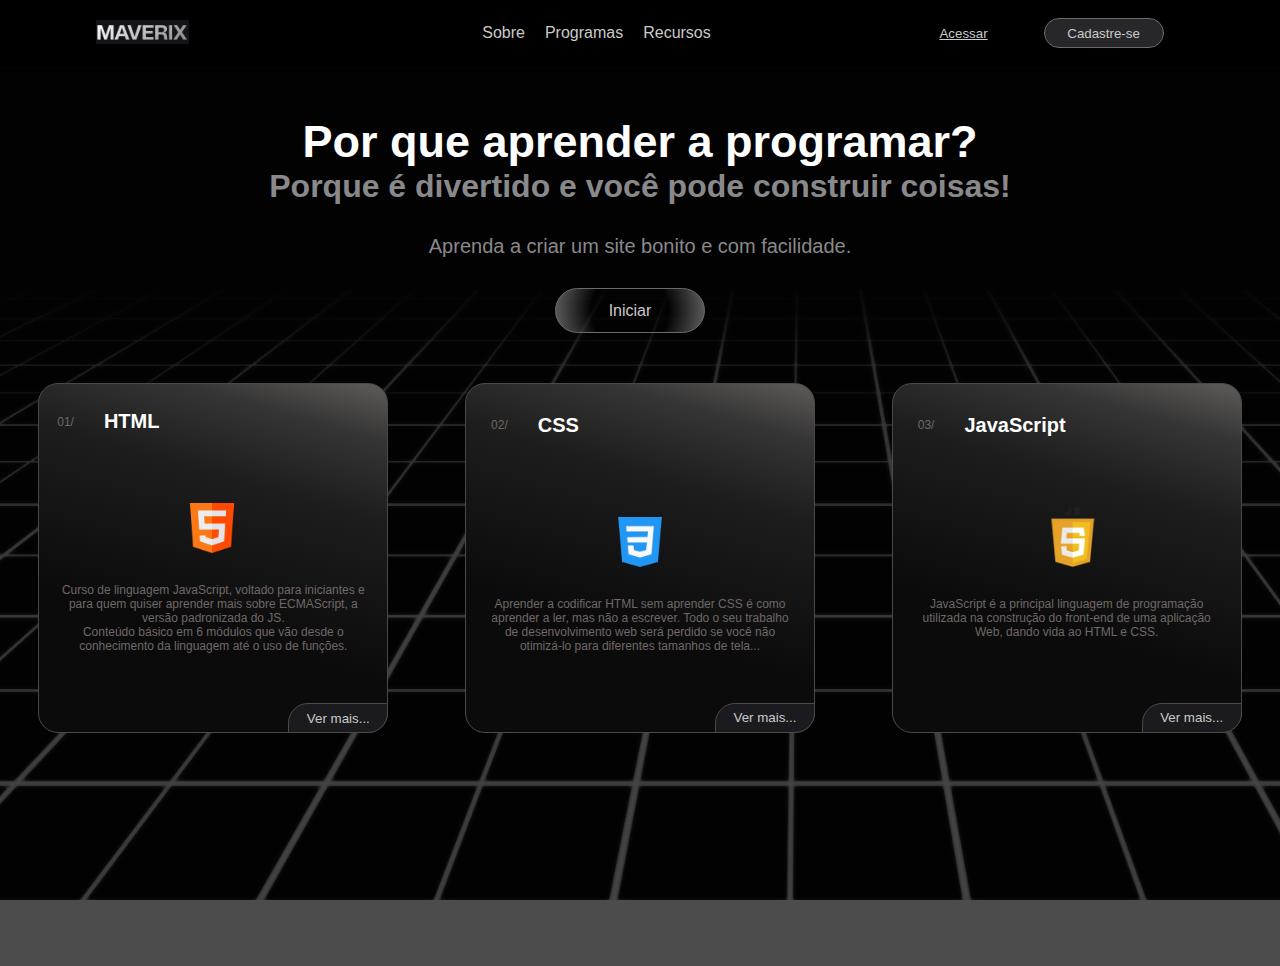
<file: index.html>
<!DOCTYPE html>
<html lang="en">

<head>
  <meta charset="UTF-8" />
  <meta http-equiv="X-UA-Compatible" content="IE=edge" />
  <meta name="viewport" content="width=device-width, initial-scale=1.0" />
  <title>Maverix</title>
  <link rel="shortcut icon" href="inicio/Assets/m.png" type="image/x-icon">
  <link rel="stylesheet" href="inicio/style.css" />
</head>

<body>

  <header class="header">
    <div class="logo">
      <a href="#"><img src="inicio/Assets/maverixLogo.png" /></a>
    </div>

    <div class="nav">
      <a href="#">Sobre</a>
      <a href="#">Programas</a>
      <a href="#">Recursos</a>
    </div>

    <div class="btn-header">
      <div class="acessar">
        <a href="login/index_login.html" target="_blank"><button>Acessar</button></a>
      </div>

      <div class="cadastro">
        <a href=""><button>Cadastre-se</button></a>
      </div>
    </div>


  </header>
  <main>
    <div class="transparente">
      <div class="textoMain">
        <h1>Por que aprender a programar?</h1>
        <h2>Porque é divertido e você pode construir coisas!</h2>
        <span>Aprenda a criar um site bonito e com facilidade.</span>
       
          <div>
           <button class="botaoMain">Iniciar</button>
          </div>
    </div>


      <div class="box">
        <div class="box1">
          
          <div class="html">
            <p class="p1"> 01/<span> <b> HTML</b></span></p>
            <img class ="imghtml" src="inicio/Assets/html.png" />
            <p class="p1Box1">Curso de linguagem JavaScript, voltado para iniciantes e para quem 
              quiser aprender mais sobre ECMAScript, a versão padronizada do JS. <br> Conteúdo básico em
               6 módulos que vão desde o conhecimento da linguagem até o uso de funções.</p>
               <div class="botaoHtml">
                <button>Ver mais...</button>
              </div>
          </div>
        </div>


        
        <div class="box2">
          <p class="p2">02/ <span><b> CSS</b></span></p>
          <div class="css">
            <img class="imgcss" src="inicio/Assets/css-3.png"/>
            <p class="p2Box2">Aprender a codificar HTML sem aprender CSS é como aprender a ler, mas não a escrever. Todo o seu trabalho de desenvolvimento web será perdido se você não otimizá-lo para diferentes tamanhos de tela...</p>
            <div>
              <button>Ver mais...</button>
            </div>
          </div>
        </div>


        <div class="box3">
          <p class="p3">03/ <span> <b> JavaScript</b></span></p>
          <div class="js">
            <img class="imgjs" src="inicio/Assets/javascript (1).png" alt="">
            <p class="p3Box3">JavaScript é a principal linguagem de programação utilizada na construção do front-end de uma aplicação Web, dando vida ao HTML e CSS. </p>
          </div>
          <div>
            <button>Ver mais...</button>
          </div>
        </div>

     </div>
      </div>
    </div>
  </main>
</body>

</html>
</file>
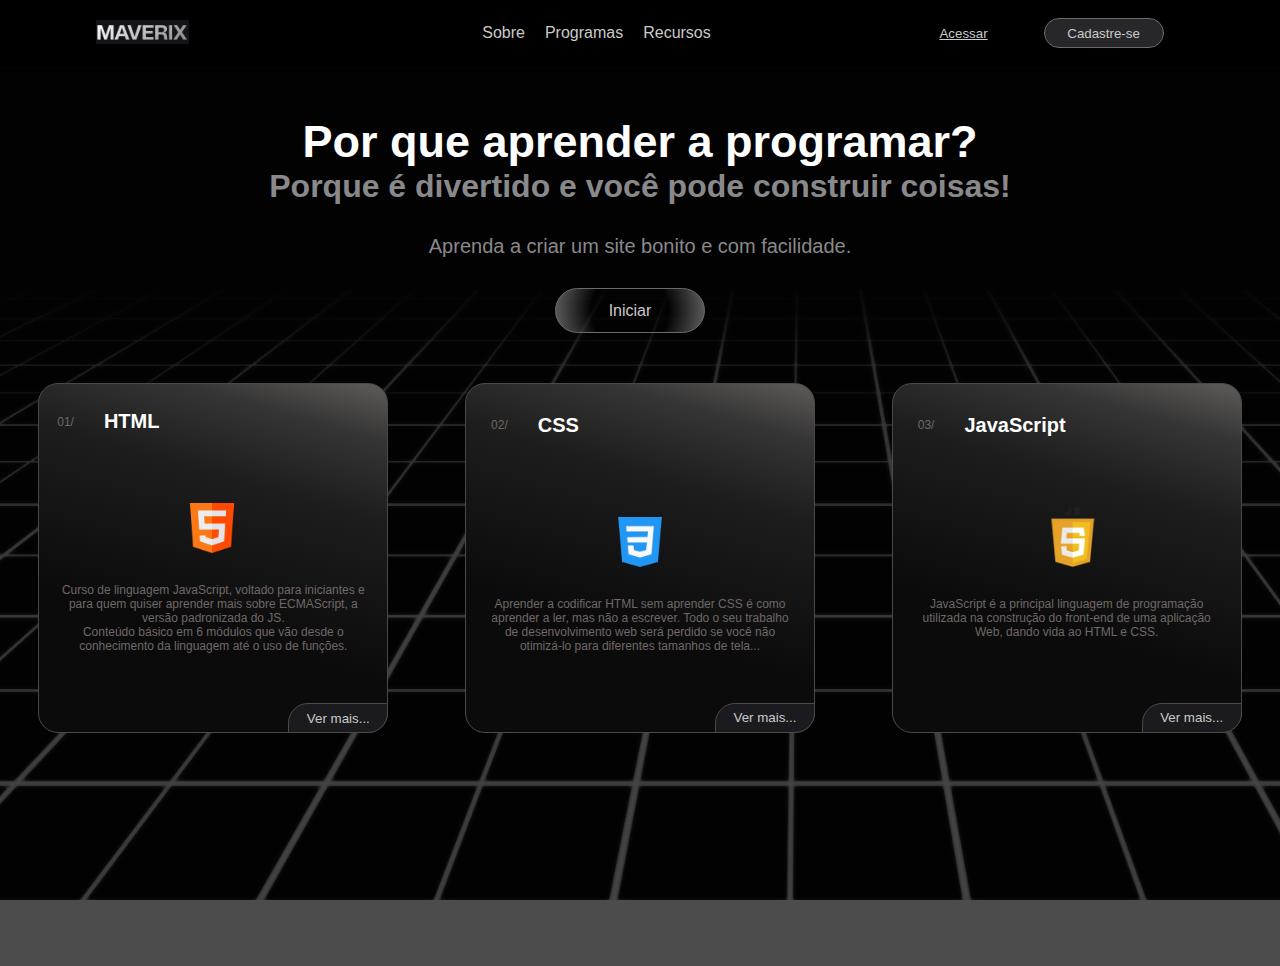
<file: inicio/index.html>
<!DOCTYPE html>
<html lang="en">

<head>
  <meta charset="UTF-8" />
  <meta http-equiv="X-UA-Compatible" content="IE=edge" />
  <meta name="viewport" content="width=device-width, initial-scale=1.0" />
  <title>Login</title>
  <link rel="stylesheet" href="style.css" />
</head>

<body>

  <header class="header">
    <div class="logo">
      <a href="#"><img src="Assets/maverixLogo.png" /></a>
    </div>

    <div class="nav">
      <a href="#">Sobre</a>
      <a href="#">Programas</a>
      <a href="#">Recursos</a>
    </div>

    <div class="btn-header">
      <div class="acessar">
        <a href="/login/index_login.html"><button>Acessar</button></a>
      </div>

      <div class="cadastro">
        <a href=""><button>Cadastre-se</button></a>
      </div>
    </div>


  </header>
  <main>
    <div class="transparente">
      <div class="textoMain">
        <h1>Por que aprender a programar?</h1>
        <h2>Porque é divertido e você pode construir coisas!</h2>
        <span>Aprenda a criar um site bonito e com facilidade.</span>
       
          <div>
           <button class="botaoMain">Iniciar</button>
          </div>
    </div>


      <div class="box">
        <div class="box1">
          
          <div class="html">
            <p class="p1"> 01/<span> <b> HTML</b></span></p>
            <img class ="imghtml"src="Assets/html.png" />
            <p class="p1Box1">Curso de linguagem JavaScript, voltado para iniciantes e para quem 
              quiser aprender mais sobre ECMAScript, a versão padronizada do JS. <br> Conteúdo básico em
               6 módulos que vão desde o conhecimento da linguagem até o uso de funções.</p>
               <div class="botaoHtml">
                <button>Ver mais...</button>
              </div>
          </div>
        </div>


        
        <div class="box2">
          <p class="p2">02/ <span><b> CSS</b></span></p>
          <div class="css">
            <img class="imgcss" src="Assets/css-3.png" alt="">
            <p class="p2Box2">Aprender a codificar HTML sem aprender CSS é como aprender a ler, mas não a escrever. Todo o seu trabalho de desenvolvimento web será perdido se você não otimizá-lo para diferentes tamanhos de tela...</p>
            <div>
              <button>Ver mais...</button>
            </div>
          </div>
        </div>


        <div class="box3">
          <p class="p3">03/ <span> <b> JavaScript</b></span></p>
          <div class="js">
            <img class="imgjs" src="Assets/javascript (1).png" alt="">
            <p class="p3Box3">JavaScript é a principal linguagem de programação utilizada na construção do front-end de uma aplicação Web, dando vida ao HTML e CSS. </p>
          </div>
          <div>
            <button>Ver mais...</button>
          </div>
        </div>

     </div>
      </div>
    </div>
    <div class="background">
      <!-- <img src="Assets/fundo.jpg" /> -->

    </div>
  </main>
</body>

</html
</file>
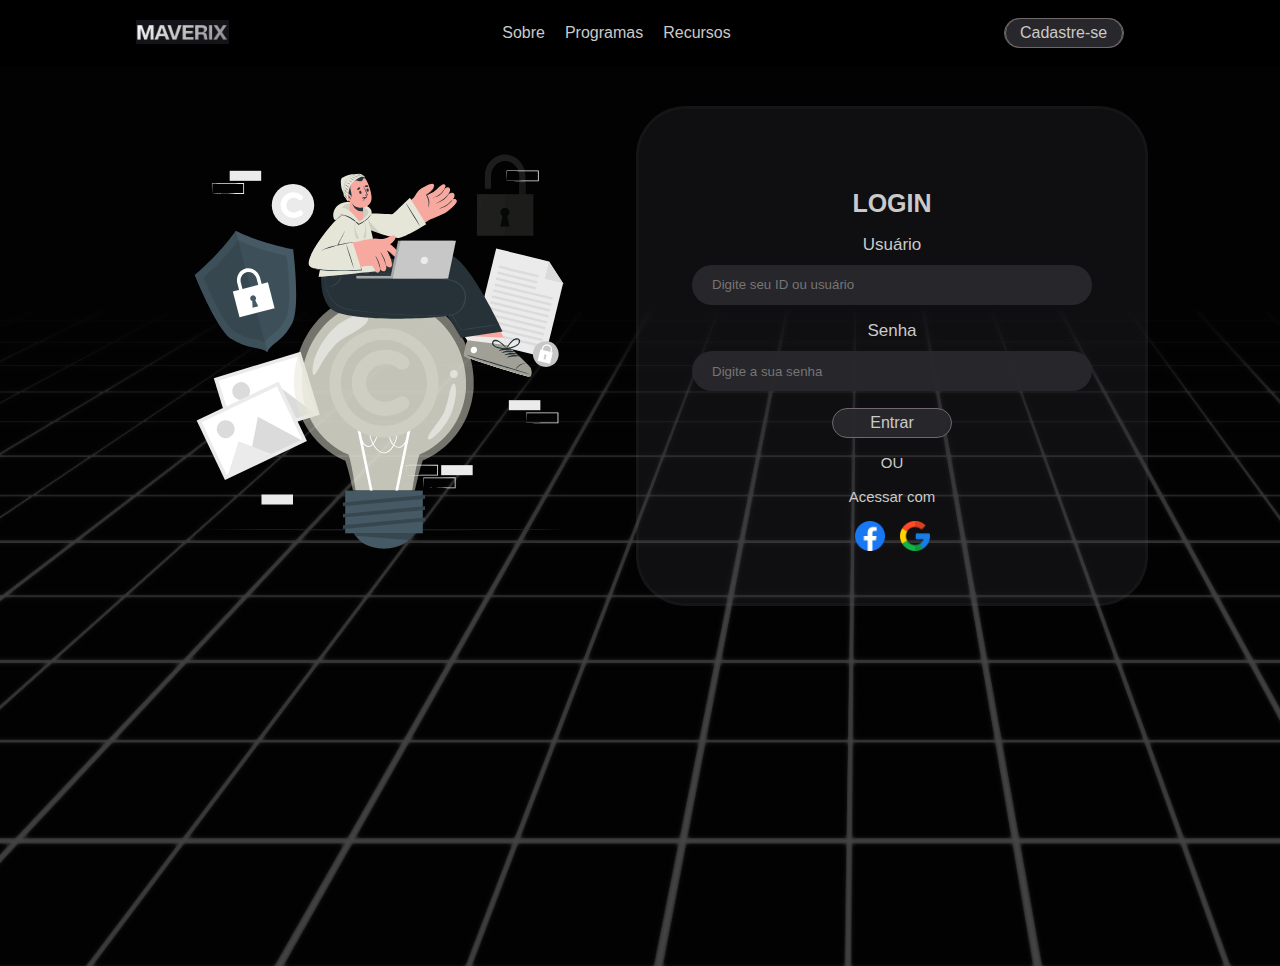
<file: login/index_login.html>
<!DOCTYPE html>
<html lang="pt-BR">
  <head>
    <meta charset="UTF-8" />
    <meta http-equiv="X-UA-Compatible" content="IE=edge" />
    <meta name="viewport" content="width=device-width, initial-scale=1.0" />
    <title>Login</title>
    <link rel="shortcut icon" href="../inicio/Assets/m.png" type="image/x-icon">
    <link rel="stylesheet" href="style_login.css" />
  </head>
  <body>
    <header class="header">
      <div class="logo">
        <a href="../index.html"><img src="assets_login/logo.png" /></a>
      </div>

      <div class="nav">
        <a href="#">Sobre</a>
        <a href="#">Programas</a>
        <a href="#">Recursos</a>
      </div>

      <div class="btn-cadastro">
        <button>Cadastre-se</button>
      </div>
    </header>

    <main>
      <div class="transparent">
        <div class="login">
          <div class="login-left">
            <img class="img-login-left" src="assets_login/copyright-animate.svg" />
          </div>

          <div class="card-right">
            <h1>LOGIN</h1>

            <div class="usuario">
              <label>Usuário</label>
              <input
                type="text"
                name="usuario"
                placeholder="Digite seu ID ou usuário"
              />
            </div>

            <div class="senha">
              <label class="senha">Senha</label>
              <input
                type="password"
                name="senha"
                placeholder="Digite a sua senha"
              />
            </div>

            <button class="btn-login">Entrar</button>

            <span>OU</span>
            <span>Acessar com</span>
            <div class="icons-card">
              <a href="https://pt-br.facebook.com/"><img class="fb" src="assets_login/icon-facebook.png" /></a>
              <a href="https://accounts.google.com/ServiceLogin/identifier?service=mail&passive=1209600&osid=1&continue=https%3A%2F%2Fmail.google.com%2Fmail%2Fu%2F0%2F&followup=https%3A%2F%2Fmail.google.com%2Fmail%2Fu%2F0%2F&emr=1&ifkv=AWnogHdTwCuZERSsgQlHbUBpeS2elvL-EDjFGVZOaEt6AqxTkWads38CFmBChClAV2CIXll-UgOCEA&flowName=GlifWebSignIn&flowEntry=ServiceLogin"><img class="google" src="assets_login/icon-google.png" /></a>
            </div>
          </div>
        </div>
      </div>
    </main>
  </body>
</html>
</file>
<file: inicio/style.css>
* {
  margin: 0;
  padding: 0;
  box-sizing: border-box;
  font-family: Helvetica, Arial, sans-serif;
}

html {
  font-size: 62.5%;
  background-image: url(Assets/fundo.jpg);
  background-repeat: no-repeat;
  background-size: cover;
  position: relative;
  z-index: 0;
  width: 100vw;
  height: 100vh;
}

main {
  width: 100vw;
  min-height: 100vh;
}

body {
  overflow: scroll;
  overflow-x: hidden;
  width: 100vw;
  min-height: 100vh;
}

header {
  background-color: black;
  display: flex;
  align-items: center;
  text-align: center;
  justify-content: space-around;
  width: 100vw;
  height: auto;
}

.logo {
  z-index: 1;
  display: flex;
  align-items: center;
  margin-left: 2rem;
  margin: 2rem 0;
}

.nav {
  z-index: 1;
  display: flex;
  align-items: center;
  text-align: center;
  gap: 2rem;
  color: #cacaca;
  margin-left: 100px;
  font-family: Helvetica, Arial, sans-serif;
  font-weight: 400;
  font-size: 1.6rem;
}

.nav a {
  z-index: 1;
  text-decoration: none;
  color: inherit;
}

.btn-header {
  display: flex;
  align-items: center;
  justify-content: space-between;
  flex-direction: row;
  gap: 2rem;
}

.acessar {
  z-index: 1;
  display: flex;
  align-items: center;
  justify-content: center;
  text-align: center;
  transition: 1s;
}
.acessar button {
  display: flex;
  align-items: center;
  justify-content: center;
  background-color: #000000;
  border: none;
  color: #cacaca;
  cursor: pointer;
  transition: 1s;
  width: 12rem;
  height: 3rem;
  border-radius: 2rem;
  text-decoration: inherit;
}

.acessar:hover {
  scale: 1.1;
  color: #131313;
}

.cadastro {
  z-index: 1;
  display: flex;
  align-items: center;
  text-align: center;
  justify-content: center;
  background-color: #28272cf6;
  text-decoration: none;
  border: 1px solid #706868;
  width: 12rem;
  height: 3rem;
  font-size: 1.6rem;
  font-weight: 400;
  border-radius: 2rem;
  transition: 1s;
  margin-right: 2rem;
  cursor: pointer;
}

.cadastro button {
  background-color: #28272cf6;
  color: #cacaca;
  cursor: pointer;
  border: none;
  transition: 1s;
}

.cadastro:hover {
  scale: 1.1;
}

main {
  display: flex;
  align-items: center;
  text-align: center;
  justify-content: center;
  width: 100vw;
  height: 100vh;
}

.transparente {
  z-index: 0;
  background-color: rgba(0, 0, 0, 0.7);
  width: 100%;
  height: 100%;
}

.textoMain {
  z-index: 2;
  color: #cacaca;
  display: flex;
  align-items: center;
  text-align: center;
  justify-content: center;
  flex-direction: column;
  font-family: Helvetica, Arial, sans-serif;
  padding: 5rem;
}

h1 {
  color: white;
  font-size: 4.5rem;
}

h2 {
  color: #89898b;
  font-size: 3.2rem;
  font-weight: 600;
}

span {
  color: #89898b;
  font-size: 2rem;
  padding: 3rem;
}

.botaoMain {
  z-index: 1;
  display: flex;
  align-items: center;
  text-align: center;
  justify-content: center;
  background-color: #28272cf6;
  background: radial-gradient(
    circle,
    rgba(42, 42, 42, 0) 50%,
    rgba(92, 92, 92, 1) 98%
  );
  text-decoration: none;
  border: 1px solid #706868;
  width: 15rem;
  height: 4.5rem;
  font-size: 1.6rem;
  font-weight: 400;
  border-radius: 3rem;
  transition: 1s;
  margin-right: 2rem;
  cursor: pointer;
  color: #cacaca;
}

.botaoMain button {
  color: #cacaca;
  cursor: pointer;
  border: none;
}
.botaoMain:hover {
  color: #28272cf6;
  background-color: #cacaca;
}
.background {
  background-size: cover;
  width: 100vw;
  left: 50%;
  transform: translateX(-50%);
  z-index: 0;
  position: absolute;
}

.box {
  display: flex;
  align-items: center;
  justify-content: space-around;
  flex-direction: row;
}

.box1 {
  display: flex;
  align-items: center;
  justify-content: center;
  width: 35rem;
  height: 35rem;
  background-color: #1f1e25;
  border-radius: 2rem;
  border: 1px solid #4e4949;
  background: linear-gradient(
    16deg,
    rgba(11, 11, 11, 1) 33%,
    rgba(29, 29, 29, 1) 69%,
    rgba(54, 53, 53, 1) 87%,
    rgba(87, 86, 84, 1) 98%
  );
  transition: 1s;
  animation: changeBackgroundBox1 5s infinite;
}
@keyframes changeBackgroundBox1 {
  0% {
    border-color: #919084;
  }
  50% {
    border-color: #707070;
  }
  100% {
    border-color: #f1f1f1;
  }
}
.box1:hover {
  scale: 1.1;
  border: 2px solid;
}

.p1 {
  color: #706868;
  display: flex;
  align-items: center;
  text-align: center;
  padding-left: 2rem;
  margin-top: 1.5rem;
  font-size: 1.2rem;
}
.p1 span {
  display: flex;
  margin-right: 20rem;
  color: white;
}

.imghtml {
  display: flex;
  align-items: center;
  text-align: center;
  justify-content: center;
  width: 5rem;
  height: 5rem;
  margin-top: 4rem;
  margin-bottom: 3rem;
  margin-left: 15rem;
}

.p1Box1 {
  margin-left: 2rem;
  margin-right: 2rem;
  color: #706868;
  font-size: 1.2rem;
  font-family: Helvetica, Arial, sans-serif;
  margin-bottom: 5rem;
  display: flex;
  align-items: center;
  text-align: center;
  justify-content: flex-start;
}

.box1 button {
  color: #cacaca;
  background-color: #1b1a1e;
  display: end;
  align-items: end;
  justify-content: flex-end;
  text-align: center;
  margin-left: 25rem;
  margin-bottom: 1.8rem;
  border: none;
  border: 1px solid #4e4949;
  border-top-left-radius: 2rem;
  border-bottom-right-radius: 2rem;
  width: 10rem;
  height: 3rem;
  transition: 1s;
  animation: backgroundButton1 7s infinite;
}
@keyframes backgroundButton1 {
  0% {
    border-color: #919084;
  }
  50% {
    border-color: #707070;
  }
  100% {
    border-color: #f1f1f1;
  }
}
.box1 button:hover {
  cursor: pointer;
  scale: 1.1;
}

.box2 {
  display: flex;
  align-items: center;
  justify-content: center;
  flex-direction: column;
  width: 35rem;
  height: 35rem;
  background-color: #1f1e25;
  border-radius: 2rem;
  border: 1px solid #4e4949;
  background: linear-gradient(
    16deg,
    rgba(11, 11, 11, 1) 33%,
    rgba(29, 29, 29, 1) 69%,
    rgba(54, 53, 53, 1) 87%,
    rgba(87, 86, 84, 1) 98%
  );
  transition: 1s;
  animation: changeBackgroundBox2 5s infinite;
}
@keyframes changeBackgroundBox2 {
  0% {
    border-color: #919084;
  }
  50% {
    border-color: #707070;
  }
  100% {
    border-color: #f1f1f1;
  }
}
.box2:hover {
  scale: 1.1;
  border: 2px solid;
}

.p2 {
  color: #706868;
  display: flex;
  align-items: center;
  text-align: center;
  justify-content: center;
  padding-left: 2rem;
  /* margin-top: 1.5rem; */
  margin-bottom: 5rem;
  font-size: 1.2rem;
}

.p2 span {
  display: flex;
  margin-right: 20rem;
  color: white;
}

.imgcss {
  display: flex;
  align-items: center;
  text-align: center;
  justify-content: center;
  width: 5rem;
  height: 5rem;
  margin-bottom: 3rem;
  margin-left: 15rem;
}

.p2Box2 {
  margin-left: 2rem;
  margin-right: 2rem;
  color: #706868;
  font-size: 1.2rem;
  font-family: Helvetica, Arial, sans-serif;
  margin-bottom: 5rem;
  display: flex;
  align-items: center;
  text-align: center;
  justify-content: flex-start;
}

.box2 button {
  color: #cacaca;
  background-color: #1b1a1e;
  display: end;
  align-items: end;
  justify-content: flex-end;
  text-align: center;
  margin-left: 25rem;
  border: none;
  border: 1px solid #4e4949;
  border-top-left-radius: 2rem;
  border-bottom-right-radius: 2rem;
  width: 10rem;
  height: 3rem;
  transition: 1s;
  animation: backgroundButton2 7s infinite;
}
@keyframes backgroundButton2 {
  0% {
    border-color: #919084;
  }
  50% {
    border-color: #707070;
  }
  100% {
    border-color: #f1f1f1;
  }
}

.box2 button:hover {
  cursor: pointer;
  scale: 1.1;
}

.box3 {
  display: flex;
  align-items: center;
  justify-content: center;
  flex-direction: column;
  width: 35rem;
  height: 35rem;
  border-radius: 2rem;
  border: 1px solid #4e4949;
  background: linear-gradient(
    16deg,
    rgba(11, 11, 11, 1) 33%,
    rgba(29, 29, 29, 1) 69%,
    rgba(54, 53, 53, 1) 87%,
    rgba(87, 86, 84, 1) 98%
  );
  transition: 1s;
  animation: changeBackgroundBox3 5s infinite;
}
@keyframes changeBackgroundBox3 {
  0% {
    border-color: #919084;
  }
  50% {
    border-color: #707070;
  }
  100% {
    border-color: #f1f1f1;
  }
}
.box3:hover {
  scale: 1.1;
  border: 2px solid;
}

.p3 {
  color: #706868;
  display: flex;
  align-items: center;
  text-align: center;
  justify-content: center;
  padding-left: 8rem;
  font-size: 1.2rem;
}

.p3 span {
  display: flex;
  margin-right: 20rem;
  color: white;
}

.imgjs {
  display: flex;
  align-items: center;
  text-align: center;
  justify-content: center;
  width: 6rem;
  height: 6rem;
  margin-top: 4rem;
  margin-bottom: 3rem;
  margin-left: 15rem;
}

.p3Box3 {
  margin-left: 2rem;
  margin-right: 2rem;
  color: #706868;
  font-size: 1.2rem;
  font-family: Helvetica, Arial, sans-serif;
  margin-bottom: 5rem;
  display: flex;
  align-items: center;
  text-align: center;
  justify-content: flex-start;
}

.box3 button {
  background-color: #1b1a1e;
  color: #cacaca;
  display: end;
  align-items: end;
  justify-content: flex-end;
  text-align: center;
  margin-left: 25rem;
  margin-top: 1.4rem;
  border: none;
  border: 1px solid #4e4949;
  border-top-left-radius: 2rem;
  border-bottom-right-radius: 2rem;
  width: 10rem;
  height: 3rem;
  cursor: pointer;
  transition: 1s;
  animation: backgroundButton3 7s infinite;
}
@keyframes backgroundButton3 {
  0% {
    border-color: #919084;
  }
  50% {
    border-color: #707070;
  }
  100% {
    border-color: #f1f1f1;
  }
}
.box3 button:hover {
  cursor: pointer;
  scale: 1.1;
}

@media screen and (max-width: 320px) {
  html {
    background-image: url(Assets/fundo.jpg);
    background-position: center;
    height: 220rem;
    width: 10rem;
    font-size: 40%;
  }

  body {
    overflow: scroll;
  }

  .header {
    height: 5rem;
    margin-top: 4rem;
  }

  .nav {
    font-size: 1rem;
    margin-right: 9rem;
    display: none;
    justify-content: space-around;
  }

  .transparente {
    background-color: rgba(0, 0, 0, 0);
  }

  .acessar button {
    width: 10rem;
    height: 2rem;
  }

  .cadastro {
    width: 15rem;
    height: 4rem;
    font-size: 0.5rem;
  }

  .logo {
    margin: 2rem 0;
  }

  .box {
    flex-direction: column;
    gap: 3rem;
  }
  .box1 {
    width: 30rem;
    height: 35rem;
    padding-bottom: 2.4rem;
    padding-right: 10rem;
  }
  .p1 {
    padding-left: 29rem;
    position: relative;
    top: 3rem;
  }
  .imghtml {
    margin-left: 34rem;
  }
  .p1Box1 {
    margin-right: 17rem;
    margin-left: 17rem;
    position: relative;
    left: 5rem;
    display: flex;
    align-items: center;
    text-align: center;
    font-size: 1.5rem;
  }

  .box1 button {
    font-size: 1.5rem;
    width: 14rem;
    height: 4rem;
    position: relative;
    bottom: 1.9rem;
    left: 0.3rem;
  }
  .box2 {
    width: 30rem;
    height: 35rem;
    padding-bottom: 5rem;
    padding-right: 10rem;
  }
  .p2 {
    padding-left: 29rem;
    position: relative;
    top: 5rem;
  }
  .p2Box2 {
    font-size: 1.5rem;
    text-align: center;
    margin-left: 5rem;
    margin-right: 5rem;
    position: relative;
    left: 5rem;
  }
  .imgcss {
    margin-left: 22.4rem;
  }
  .box2 button {
    font-size: 1.5rem;
    width: 14rem;
    height: 4rem;
    position: relative;
    bottom: 0.3rem;
    left: 0.4rem;
  }
  .box3 {
    width: 30rem;
    height: 35rem;
    padding-bottom: 6.3rem;
    padding-right: 10rem;
  }
  .p3 {
    padding-left: 29rem;
    position: relative;
    top: 5rem;
  }
  .p3Box3 {
    font-size: 1.5rem;
    text-align: center;
    position: relative;
    left: 5rem;
  }
  .imgjs {
    margin-right: 6.1rem;
  }
  .box3 button {
    font-size: 1.5rem;

    width: 15rem;
    height: 4rem;
    position: relative;
    top: 0.4rem;
  }
}

@media screen and (min-width: 321px) and (max-width: 730px) {
  html {
    background-image: url(Assets/fundo.jpg);
    background-position: center;
    height: 250rem;
    width: 10rem;
    font-size: 50%;
  }

  body {
    overflow: scroll;
    overflow-x: hidden;
  }

  .nav {
    font-size: 1rem;
    margin-right: 9rem;
    display: none;
    justify-content: space-around;
  }

  .transparente {
    background-color: rgba(0, 0, 0, 0);
  }

  .acessar button {
    width: 10rem;
    height: 2rem;
  }

  .cadastro {
    width: 15rem;
    height: 4rem;
    font-size: 0.5rem;
  }

  .logo {
    margin: 2rem 0;
  }

  .botaoMain {
    width: 20rem;
    height: 5.5rem;
    font-size: 2rem;
  }

  .box {
    flex-direction: column;
    gap: 3rem;
  }
  .box1 {
    width: 40rem;
    height: 45rem;
    padding-bottom: 2.4rem;
    padding-right: 10rem;
  }
  .p1 {
    padding-left: 29rem;
    position: relative;
    top: 1rem;
  }
  .imghtml {
    margin-left: 34rem;
  }
  .p1Box1 {
    margin-right: 15rem;
    margin-left: 15rem;
    position: relative;
    left: 5rem;
    display: flex;
    align-items: center;
    text-align: center;
    font-size: 2rem;
  }

  .box1 button {
    width: 15rem;
    height: 4rem;
    position: relative;
    bottom: 0.2rem;
    left: 5rem;
  }

  .box2 {
    width: 40rem;
    height: 45rem;
    padding-bottom: 5rem;
    padding-right: 10rem;
  }
  .p2 {
    padding-left: 29rem;
    position: relative;
    top: 5rem;
  }
  .p2Box2 {
    font-size: 2rem;
    text-align: center;
    margin-left: 2rem;
    margin-right: 2rem;
    position: relative;
    left: 5rem;
  }
  .imgcss {
    margin-left: 22.4rem;
  }
  .box2 button {
    width: 15rem;
    height: 4rem;
    position: relative;
    top: 2.8rem;
    left: 5rem;
  }
  .box3 {
    width: 40rem;
    height: 45rem;
    padding-bottom: 6.3rem;
    padding-right: 10rem;
  }
  .p3 {
    padding-left: 29rem;
    position: relative;
    top: 5rem;
  }
  .p3Box3 {
    font-size: 2rem;
    text-align: center;
    position: relative;
    left: 5rem;
  }
  .imgjs {
    margin-right: 6.1rem;
    margin-left: 18rem;
  }
  .box3 button {
    width: 15rem;
    height: 4rem;
    position: relative;
    top: 2.8rem;
    left: 5rem;
  }
}

@media screen and (min-width: 731px) and (max-width: 1120px) {
  html {
    background-image: url(Assets/fundo.jpg);
    background-position: center;
    height: 270rem;
    width: 10rem;
    font-size: 50%;
  }

  body {
    overflow-x: hidden;
    overflow: scroll;
  }

  header {
    height: 8rem;
  }

  .nav {
    font-size: 2rem;
  }

  .transparente {
    background-color: rgba(0, 0, 0, 0);
  }

  .acessar button {
    width: 12rem;
    height: 3rem;
  }

  .cadastro {
    width: 15rem;
    height: 4rem;
    font-size: 0.5rem;
  }

  .logo {
    margin: 2rem 0;
  }

  .botaoMain {
    width: 20rem;
    height: 5.5rem;
    font-size: 2rem;
  }

  .box {
    flex-direction: column;
    gap: 3rem;
  }
  .box1 {
    width: 60rem;
    height: 65rem;
    padding-bottom: 2.4rem;
    padding-right: 10rem;
  }
  .p1 {
    padding-left: 29rem;
    position: relative;
    top: 1rem;
  }
  .imghtml {
    margin-left: 34rem;
  }
  .p1Box1 {
    margin-right: 13rem;
    margin-left: 13rem;
    position: relative;
    left: 5rem;
    display: flex;
    align-items: center;
    text-align: center;
    font-size: 2.3rem;
  }

  .box1 button {
    width: 15rem;
    height: 4rem;
    position: relative;
    top: 9.2rem;
    left: 15rem;
  }

  .box2 {
    width: 60rem;
    height: 65rem;
    padding-bottom: 5rem;
    padding-right: 10rem;
  }
  .p2 {
    padding-left: 29rem;
    position: relative;
    top: 5rem;
  }
  .p2Box2 {
    font-size: 2.3rem;
    text-align: center;
    margin-left: 2rem;
    margin-right: 2rem;
    position: relative;
    left: 5rem;
  }
  .imgcss {
    margin-left: 27.4rem;
  }
  .box2 button {
    width: 15rem;
    height: 4rem;
    position: relative;
    top: 12.3rem;
    left: 15rem;
  }
  .box3 {
    width: 60rem;
    height: 65rem;
    padding-bottom: 6.3rem;
    padding-right: 10rem;
  }
  .p3 {
    padding-left: 29rem;
    position: relative;
    top: 5rem;
  }
  .p3Box3 {
    font-size: 2.3rem;
    text-align: center;
    position: relative;
    left: 5rem;
  }
  .imgjs {
    position: relative;
    left: 11.6rem;
  }
  .box3 button {
    width: 15rem;
    height: 4rem;
    position: relative;
    top: 14.8rem;
    left: 15rem;
  }
}

@media screen and(min-width:1121px) and (max-width: 1680px) {
  html {
    background-image: url(Assets/fundo.jpg);
    background-position: center;
    height: 200rem;
    width: 10rem;
    font-size: 62.5%;
  }
 body {
  overflow: scroll;
  overflow-x: hidden;
 }
  header {
    height: 9rem;
  }

  .nav {
    font-size: 2.5rem;
  }

  .acessar button {
    width: 13rem;
    height: 3rem;
  }

  .cadastro {
    width: 15rem;
    height: 4rem;
    font-size: 0.5rem;
  }

  .logo {
    margin: 2rem 0;
  }
  .textoMain {
    margin-top: 2rem;
  }
  .botaoMain {
    width: 20rem;
    height: 5.5rem;
    font-size: 2rem;
  }
  .box {
    flex-direction: row;
    gap: 3rem;
  }

  .box1 {
    width: 80em;
    height: 65rem;
  }
  
  .box2 {
    width: 0rem;
    height: 65rem;
    padding-bottom: 5rem;
    padding-right: 10rem;
  }
  .p2 {
    padding-left: 29rem;
    position: relative;
    top: 5rem;
  }
  .p2Box2 {
    font-size: 2.3rem;
    text-align: center;
    margin-left: 2rem;
    margin-right: 2rem;
    position: relative;
    left: 5rem;
  }
  .imgcss {
    margin-left: 27.4rem;
  }
  .box2 button {
    width: 15rem;
    height: 4rem;
    position: relative;
    top: 12.3rem;
    left: 15rem;
  }
  .box3 {
    width: 60rem;
    height: 65rem;
    padding-bottom: 6.3rem;
    padding-right: 10rem;
  }
  .p3 {
    padding-left: 29rem;
    position: relative;
    top: 5rem;
  }
  .p3Box3 {
    font-size: 2.3rem;
    text-align: center;
    position: relative;
    left: 5rem;
  }
  .imgjs {
    position: relative;
    left: 11.6rem;
  }
  .box3 button {
    width: 15rem;
    height: 4rem;
    position: relative;
    top: 14.8rem;
    left: 15rem;
  }
}

@media screen and (min-width: 2800px) and (max-width:3000px) {
  html {
    background-image: url(Assets/fundo.jpg);
    background-position: center;
    height: 330rem;
    width: 1rem;
    font-size: 62.5%;
  }
 html {
  overflow: hidden;
 }
  header {
    height: 10rem;
  }
  .logo {
    
  }
  .nav {
    font-size: 2.5rem;
  }
  .acessar button {
    width: 17rem;
    height: 4rem;
    font-size: 2.5rem;
  }

  .cadastro {
    width: 17rem;
    height: 4rem;
  }
  .cadastro button {
    font-size: 2.5rem;
  }
  h1 {
    font-size: 5rem;
  }
  
  h2 {
    font-size: 5rem;
  }
  span{
    font-size: 3rem;
  }
  .botaoMain {
    width: 19rem;
    height: 5rem;
    font-size: 2.5rem;
  }

  .box1 {
    width: 70em;
    height: 65rem;

  }
  
  .imghtml {
    margin-left: 34rem;
  }
  .p1Box1 {
    font-size: 2.3rem;
    margin-left: 2rem;
    margin-right: 10rem;
    position: relative;
    left: 5rem;
  }
  .box1 button {
    font-size: 2rem;
    width: 19rem;
    height: 5rem;
    position: relative;
    top: 10.6rem;
    left: 13rem;
  }
  .p1{
    position: relative;
    bottom: 10rem;
  }

  .box2 {
    width: 70em;
    height: 65rem;
    padding-bottom: 5rem;
    padding-right: 10rem;
  }
  .p2 {
    position: relative;
    right: 10rem;
    bottom: 7rem;
  }
  .p2Box2 {
    font-size: 2.3rem;
    text-align: center;
    margin-left: 2rem;
    margin-right: 2rem;
    position: relative;
    left: 5rem;
  }
  .imgcss {
    margin-left: 32rem;
  }
  .box2 button {
    font-size: 2rem;
    width: 19rem;
    height: 5rem;
    position: relative;
    top: 12.5rem;
    left: 18rem;
  }
  .box3 {
    width: 70em;
    height: 65rem;
    padding-bottom: 6.3rem;
    padding-right: 10rem;
  }
  .p3 {
    position: relative;
    right: 10rem;
    bottom: 7rem;
  }
  .p3Box3 {
    font-size: 2.3rem;
    text-align: center;
    position: relative;
    left: 5rem;
  }
  .imgjs {
    position: relative;
    left: 18rem;
  }
  .box3 button {
    font-size: 2rem;
    width: 19rem;
    height: 5rem;
    position: relative;
    top: 15.1rem;
    left: 18rem;
  }
}
</file>
<file: login/style_login.css>
* {
  margin: 0;
  padding: 0;
  box-sizing: border-box;
}

html {
  font-size: 62.5%;
  background-image: url(assets_login/background.png);
  background-size: cover; /* redimensionar imagem para preencher o elemento */
  width: 100vw;
  left: 50%;
  /* transform: translateX(-50%); */
  z-index: 0; /* definir ordem de empilhamento */
  /* position: fixed; */
  /* min-height: 100vh; */
}

body {
  overflow: hidden;
  width: 100vw;
  min-height: 100vh;
}

.header {
  z-index: 1;
  display: flex;
  align-items: center;
  text-align: center;
  justify-content: space-around;
  width: 100vw;
  height: auto;
  background-color: black;
}

.logo {
  z-index: 1;
  display: flex;
  align-items: center;
  margin-left: 2rem;

  margin: 2rem 0;
}

.nav {
  z-index: 1;
  display: flex;
  align-items: center;
  text-align: center;
  gap: 2rem;
  font-family: Helvetica, Arial, sans-serif;
  font-weight: 400;
  font-size: 1.6rem;
}

.nav a {
  z-index: 1;
  color: #cacaca;
  text-decoration: none;
}

.btn-cadastro {
  z-index: 1;
  display: flex;
  align-items: center;
  text-align: center;
  justify-content: center;
  margin-right: 2rem;
  cursor: pointer;
  background-color: #28272cf6;
  text-decoration: none;
  border: 1px solid #706868;
  color: #cacaca;
  width: 12rem;
  height: 3rem;
  font-size: 1.6rem;
  font-weight: 400;
  border-radius: 2rem;
  transition: 1s;
}

.btn-cadastro button {
  cursor: pointer;
  background-color: #28272cf6;
  text-decoration: none;
  border: 1px solid #706868;
  color: #cacaca;
  width: 12rem;
  height: 3rem;
  font-size: 1.6rem;
  font-weight: 400;
  border-radius: 2rem;
}

.btn-cadastro:hover {
  scale: 1.1;
}

main {
  display: flex;
  align-items: center;
  text-align: center;
  justify-content: center;
  width: 100vw;
  height: 100vh;
}

.transparent {
  z-index: 1;
  background-color: rgba(0, 0, 0, 0.7);
  width: 100vw;
  height: 100vh;
}

.login {
  display: flex;
  align-items: center;
  justify-content: center;
}

.login-left {
  display: flex;
  align-items: center;
  justify-content: space-between;
  margin: 2.8rem;
}

.img-login-left {
  width: 35vw;
}

.card-right {
  z-index: 2;
  color: #cacaca;
  display: flex;
  align-items: center;
  justify-content: space-between;
  flex-direction: column;
  width: 35%;
  height: 55rem;
  margin-top: 5rem;
  border: 3px solid rgba(158, 148, 148, 0.048);
  background-color: #43414934;
  border-radius: 5rem;
  padding-top: 5rem;
  padding-bottom: 5rem;
}

span {
  display: flex;
  align-items: center;
  justify-content: center;
  font-family: Helvetica, Arial, sans-serif;
  font-size: 1.3rem;
}
.card-right h1 {
  font-family: Helvetica, Arial, sans-serif;
  font-weight: bolder;
  font-size: 2.5rem;
  padding-top: 3rem;
}

.icons-card {
  z-index: 1;
  display: flex;
  align-items: center;
  justify-content: center;
  gap: 1.5rem;
}

.icons-card img {
  width: 3rem;
  height: 3rem;
  transition: 0.8s;
}

.fb:hover {
  cursor: pointer;
  scale: 1.1;
}

.google:hover {
  cursor: pointer;
  scale: 1.1;
}

.usuario,
.senha {
  display: flex;
  align-items: center;
  text-align: center;
  justify-content: center;
  flex-direction: column;
  font-weight: 500;
  font-size: 1.7rem;
  font-family: Helvetica, Arial, sans-serif;
  color: #cacaca;
}

input {
  display: flex;
  align-items: center;
  text-align: start;
  width: 40rem;
  height: 4rem;
  border-radius: 4rem;
  padding-left: 2rem;
  background-color: #28272cf6;
  border: none;
  color: #cacaca;
  margin-top: 1rem;
}

input:hover {
  border: 1px solid #cacaca;
}

.btn-login {
  display: flex;
  align-items: center;
  text-align: center;
  justify-content: center;
  cursor: pointer;
  background-color: #28272cf6;
  border: 1px solid #706868;
  color: #cacaca;
  width: 12rem;
  height: 3rem;
  font-size: 1.6rem;
  font-weight: 400;
  border-radius: 3rem;
  transition: 0.5s;
}

.btn-login:hover {
  background-color: #706868;
  border: #28272cf6;
}
@media screen and (min-width:320px) and (max-width:780px)  {
  html {
    font-size: 40%;
    width: 70%;
    height: 100%;
  }
  body {
    overflow-x: hidden;
    overflow: scroll;
  }
  header{
    height: 50rem;
    margin-top: 0.5rem;
  }

  .nav {
    display: none;
  }

 
  .login-left {
    display: none;
  }

  .card-right {
    width: 70%;
    height: 90rem;
    margin-top: 10rem;
    font-size: 40rem;
  }
 .usuario label,
 .senha label{
    font-size: 3rem;
  }
  .usuario input,
  .senha input {
    display: flex;
    width: 40vw;
    height: 5rem;
    font-size: 2rem;
  }

  span{
    font-size: 2.5rem;
  }

  .icons-card{
    width: 2rem;
    height: 2rem;
    position: relative;
    bottom: 12rem;
  }

  .btn-login{
    width: 24rem;
    height: 6rem;
    font-size: 2rem;

  }
}

@media screen and (min-width: 781px) and (max-width: 920px) {
  html {
    font-size: 50%;
    width: 60%;
  }
  body {
    overflow: scroll;
    overflow-x: hidden;

  }
  .nav {
    display: none;
  }

  .login-left {
    display: none;
  }

  .card-right {
    width: 60%;
    height: 90rem;
    margin-top: 9rem;
  }

  .usuario label,
  .senha label{
     font-size: 2.5rem;
   }

  .usuario input,
  .senha input {
    display: flex;
    width: 40vw;
    height: 6.5rem;
  }

  .btn-login{
    width: 24rem;
    height: 6rem;
    font-size: 2rem;
  }

  span{
    font-size: 2rem;
  }

  .icons-card{
    width:12rem;
    height:8rem;
  }
}

@media screen and (min-width: 921px) and (max-width: 1690px) {
  
  html{
    font-size:62.5%
  }
  body {
    overflow-x: hidden;
    overflow: scroll;

  }
  .login {
    display: flex;
    align-items: center;
    text-align: center;
    justify-content: center;
    flex-direction: row;
    margin-top: 2rem;
  }


  .card-right {
    width: 40%;
    height: 50rem;
    margin-top: 2rem;
  }

  span{
    font-size: 1.5rem;
  }
}
</file>
